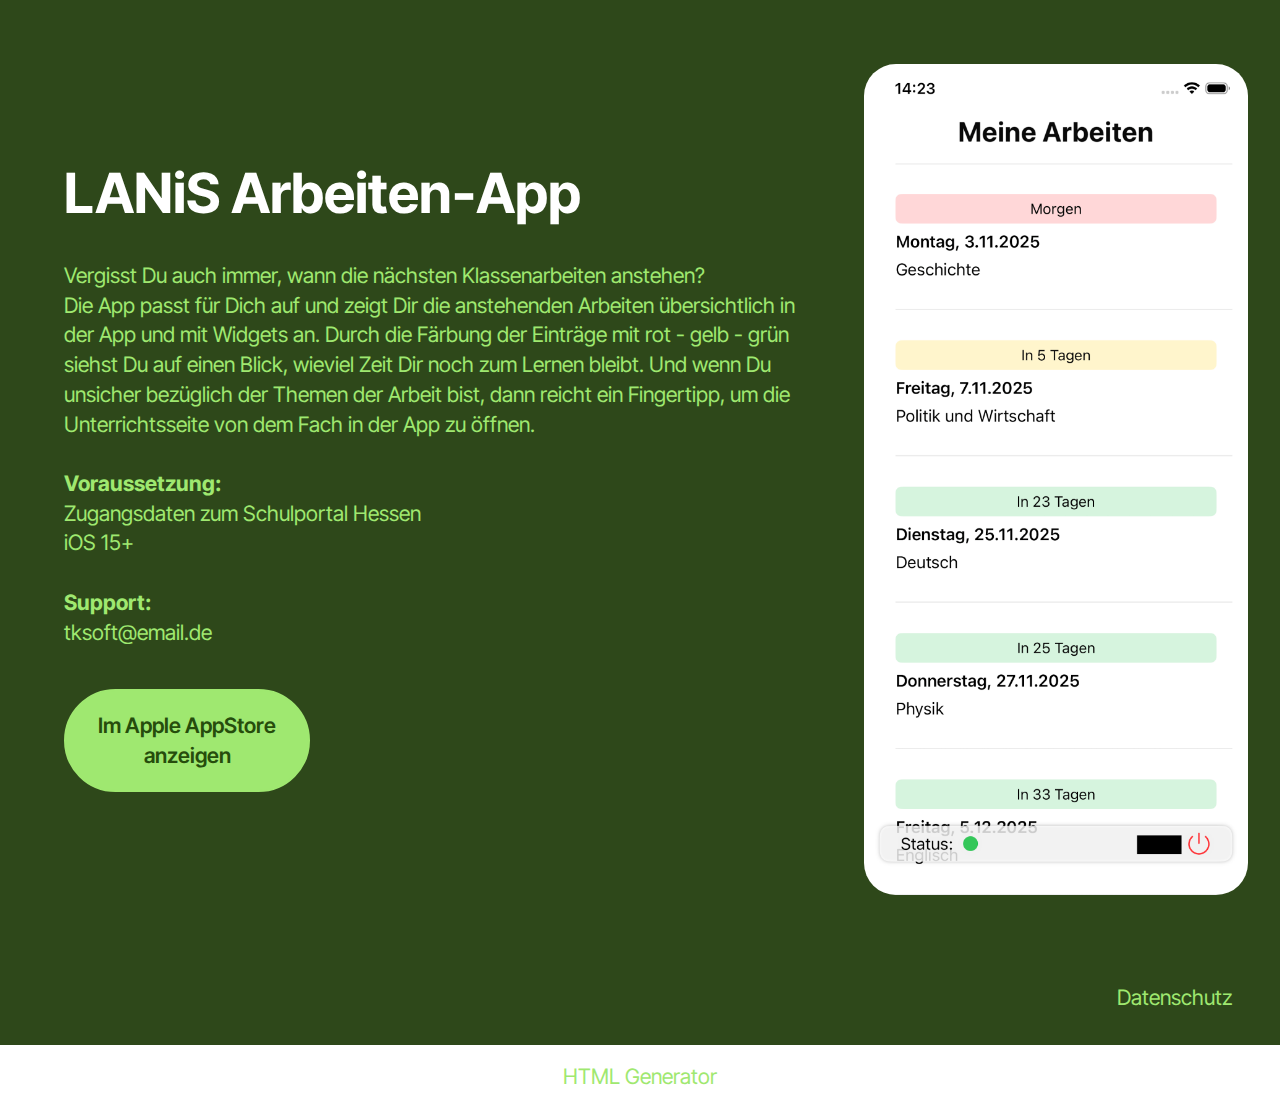
<file: index.html>
<!DOCTYPE html>
<html  >
<head>
  <!-- Site made with Mobirise Website Builder v6.1.9, https://mobirise.com -->
  <meta charset="UTF-8">
  <meta http-equiv="X-UA-Compatible" content="IE=edge">
  <meta name="generator" content="Mobirise v6.1.9, mobirise.com">
  <meta name="viewport" content="width=device-width, initial-scale=1, minimum-scale=1">
  <link rel="shortcut icon" href="assets/images/logo5.png" type="image/x-icon">
  <meta name="description" content="">
  
  
  <title>Home</title>
  <link rel="stylesheet" href="assets/bootstrap/css/bootstrap.min.css">
  <link rel="stylesheet" href="assets/theme/css/style.css">
  <link rel="preload" href="https://fonts.googleapis.com/css?family=Inter+Tight:100,200,300,400,500,600,700,800,900,100i,200i,300i,400i,500i,600i,700i,800i,900i&display=swap" as="style" onload="this.onload=null;this.rel='stylesheet'">
  <noscript><link rel="stylesheet" href="https://fonts.googleapis.com/css?family=Inter+Tight:100,200,300,400,500,600,700,800,900,100i,200i,300i,400i,500i,600i,700i,800i,900i&display=swap"></noscript>
  <link rel="preload" as="style" href="assets/mobirise/css/mbr-additional.css?v=BKVlAZ"><link rel="stylesheet" href="assets/mobirise/css/mbr-additional.css?v=BKVlAZ" type="text/css">

  
  
  
</head>
<body>
  
  <section data-bs-version="5.1" class="header1 cid-v1qdmsKcwM" id="header01-2">
	

	
	

	<div class="container-fluid">
		<div class="row justify-content-center">
			<div class="col-12 col-md-12 col-lg-4 image-wrapper">
				<img class="w-100" src="assets/images/screenshot-1a-1242x2688.png" alt="LANiS Arbeiten-App">
			</div>
			<div class="col-12 col-lg col-md-12">
				<div class="text-wrapper align-left">
					<h1 class="mbr-section-title mbr-fonts-style mb-4 display-2">
						<strong>LANiS Arbeiten-App</strong></h1>
					<p class="mbr-text mbr-fonts-style mb-4 display-7">Vergisst Du auch immer, wann die nächsten Klassenarbeiten anstehen?<br>Die App passt für Dich auf und zeigt Dir die anstehenden Arbeiten übersichtlich in der App und mit Widgets an. Durch die Färbung der Einträge mit rot - gelb - grün siehst Du auf einen Blick, wieviel Zeit Dir noch zum Lernen bleibt. Und wenn Du unsicher bezüglich der Themen der Arbeit bist, dann reicht ein Fingertipp, um die Unterrichtsseite von dem Fach in der App zu öffnen.<br><br><strong>Voraussetzung:</strong><br>Zugangsdaten zum Schulportal Hessen<br>iOS 15+<br>
                        <br><strong>Support:</strong><br><a href="mailto:tksoft@email.de?subject=Fragen%20zum%20Datenschutz%20der%20LANiS%20Arbeiten-App">
                            tksoft@email.de
                        </a></p>
					<div class="mbr-section-btn mt-3"><a class="btn btn-primary display-7" href="https://mobiri.se">Im Apple AppStore<br>anzeigen<br></a></div>
				</div>
			</div>
		</div>
	</div>
</section>

<section data-bs-version="5.1" class="footer2 cid-v1qOx48FzX" once="footers" id="footer02-5">
    

    
    

    <div class="container">
        <div class="row">
            <div class="col-12 col-lg-6 center mt-2 mb-3">
                
            </div>
            <div class="col-12 col-lg-6 center">
                <div class="row-links mt-2 mb-3">
                    <ul class="row-links-soc">
                        
                        
                        
                        
                    <li class="row-links-soc-item mbr-fonts-style display-7"><a href="datenschutzerklaerung.html" class="text-primary" target="_blank">Datenschutz</a></li></ul>
                </div>
            </div>
        </div>
    </div>
</section><section class="display-7" style="padding: 0;align-items: center;justify-content: center;flex-wrap: wrap;    align-content: center;display: flex;position: relative;height: 4rem;"><a href="https://mobiri.se/" style="flex: 1 1;height: 4rem;position: absolute;width: 100%;z-index: 1;"><img alt="" style="height: 4rem;" src="[data-uri]"></a><p style="margin: 0;text-align: center;" class="display-7">&#8204;</p><a style="z-index:1" href="https://mobirise.com/html-builder.html">HTML Generator</a></section><script src="assets/bootstrap/js/bootstrap.bundle.min.js"></script>  <script src="assets/smoothscroll/smooth-scroll.js"></script>  <script src="assets/ytplayer/index.js"></script>  <script src="assets/theme/js/script.js"></script>  
  
  
</body>
</html>
</file>
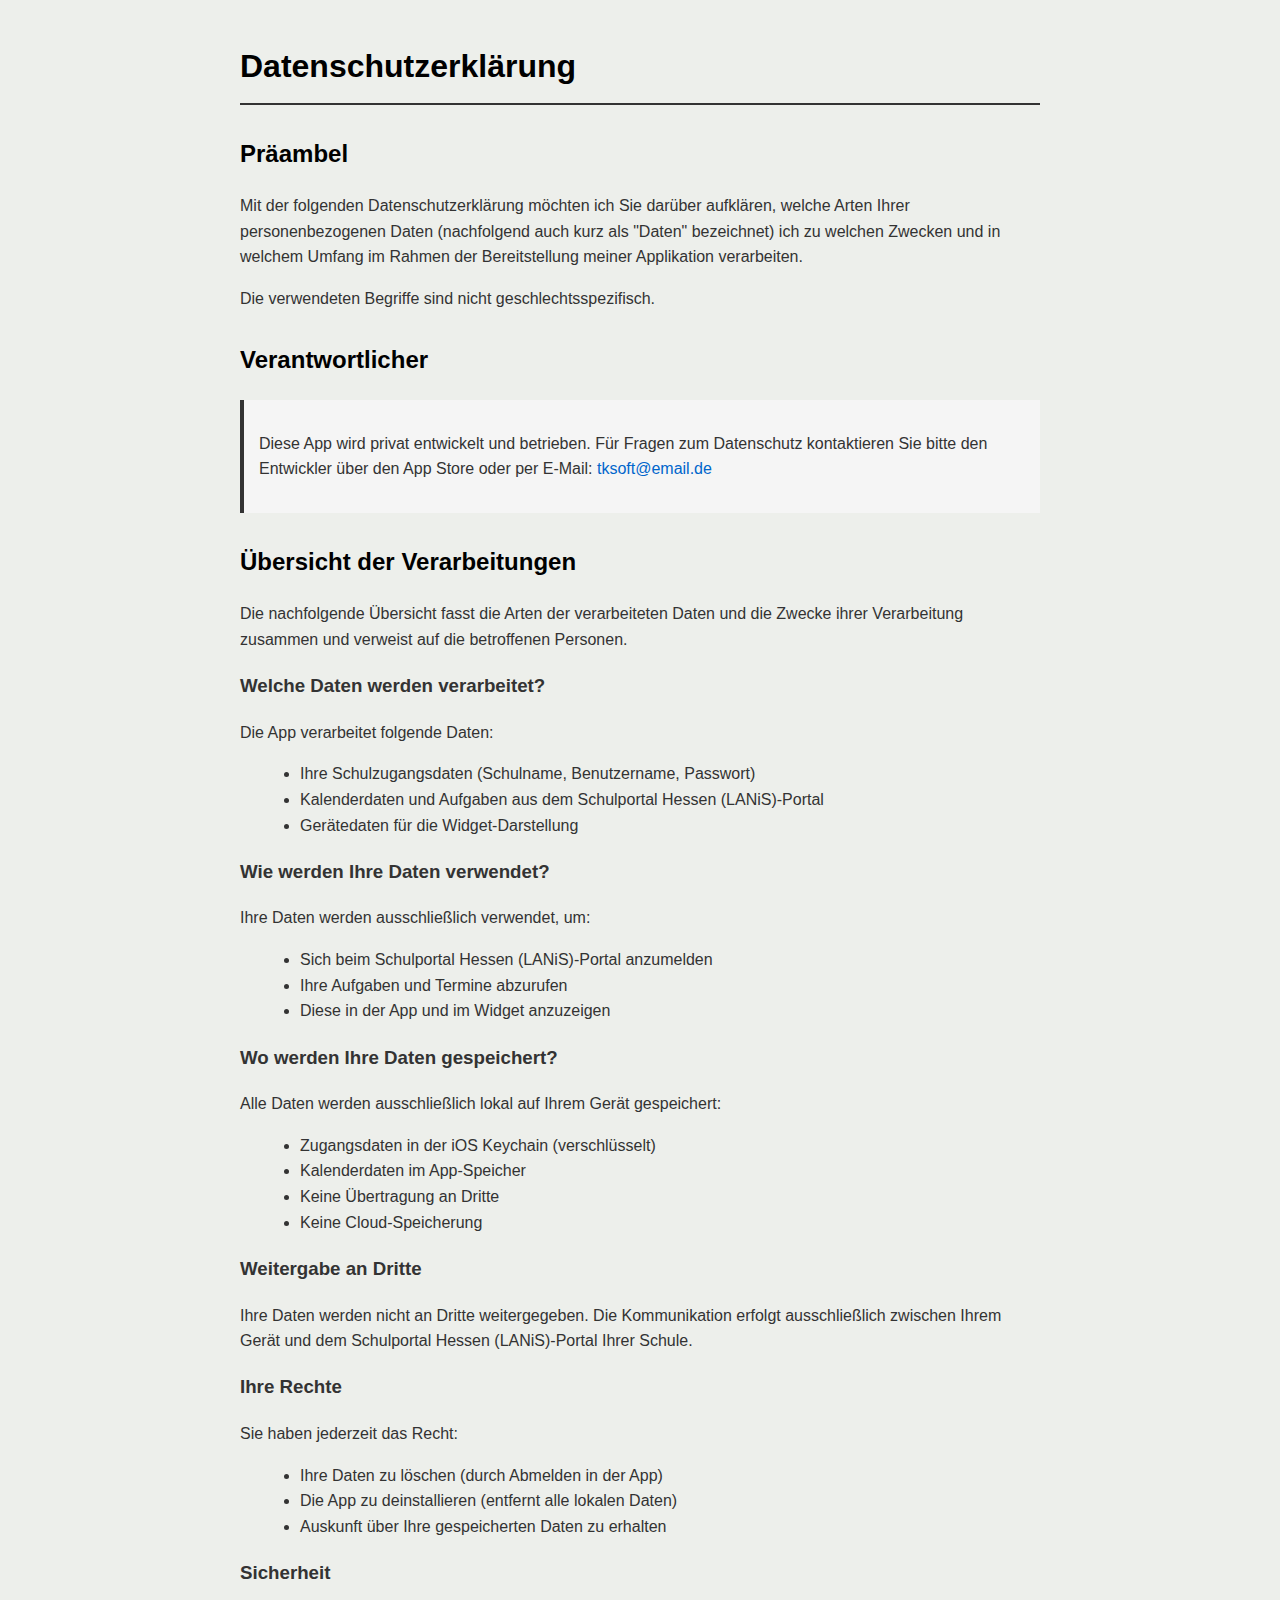
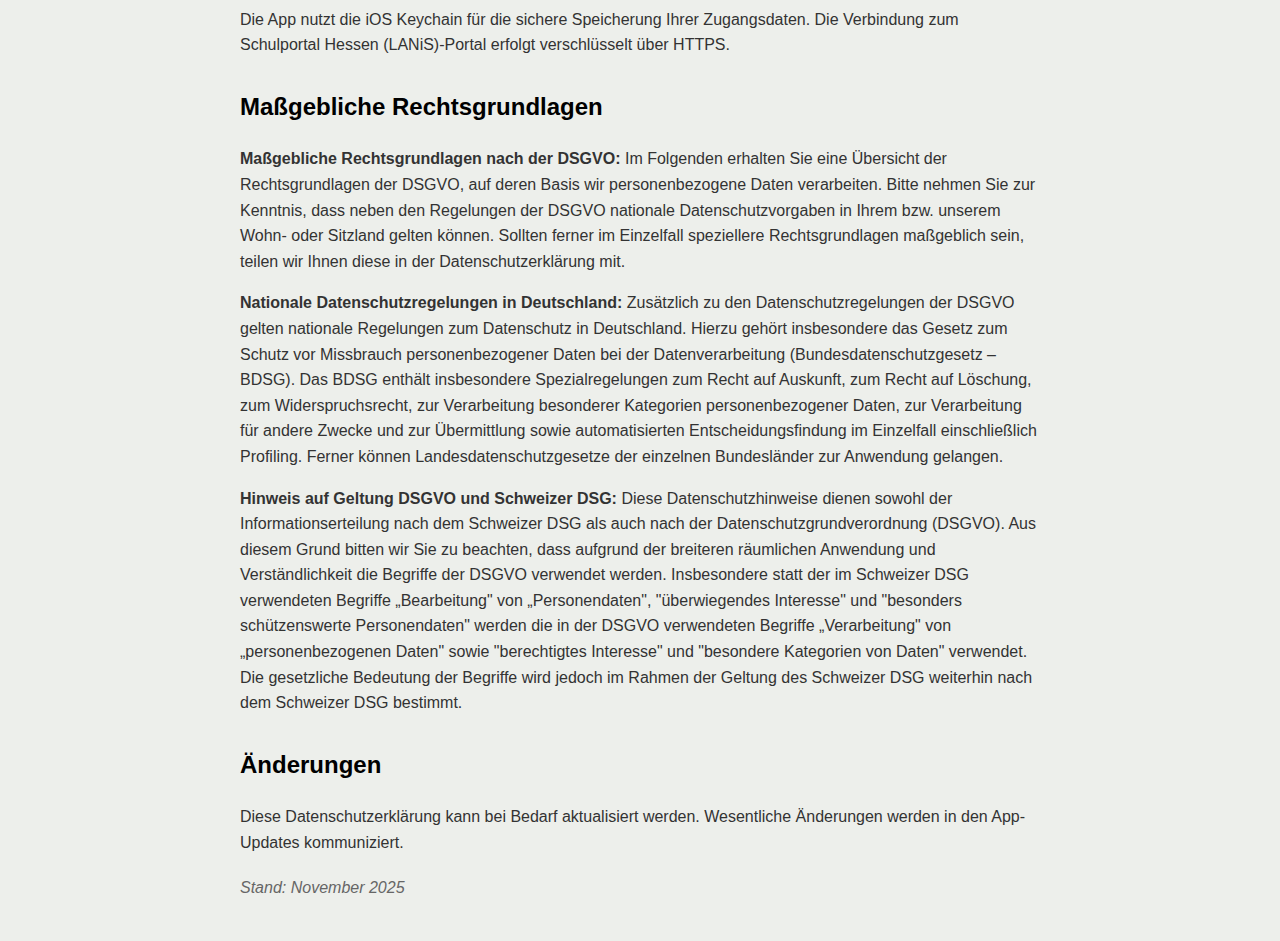
<file: datenschutzerklaerung.html>
<!DOCTYPE html>
<html lang="de">
<head>
    <meta charset="UTF-8">
    <meta name="viewport" content="width=device-width, initial-scale=1.0">
    <title>Datenschutzerklärung</title>
    <style>
        body {
            font-family: Arial, sans-serif;
            line-height: 1.6;
            max-width: 800px;
            margin: 0 auto;
            padding: 20px;
            color: #333;
            background-color: #edefeb;
        }
        h1 {
            color: #000;
            border-bottom: 2px solid #333;
            padding-bottom: 10px;
        }
        h2 {
            color: #000;
            margin-top: 30px;
        }
        .stand {
            font-style: italic;
            color: #666;
            margin: 20px 0;
        }
        ul {
            list-style-type: disc;
            margin-left: 20px;
        }
        a {
            color: #0066cc;
            text-decoration: none;
        }
        a:hover {
            text-decoration: underline;
        }
        .kontakt {
            background-color: #f5f5f5;
            padding: 15px;
            border-left: 4px solid #333;
            margin: 20px 0;
        }
    </style>
</head>
<body>
    <h1>Datenschutzerklärung</h1>
    
    <h2 id="praeambel">Präambel</h2>
    <p>Mit der folgenden Datenschutzerklärung möchten ich Sie darüber aufklären, welche Arten Ihrer personenbezogenen Daten (nachfolgend auch kurz als "Daten" bezeichnet) ich zu welchen Zwecken und in welchem Umfang im Rahmen der Bereitstellung meiner Applikation verarbeiten.</p>
    
    <p>Die verwendeten Begriffe sind nicht geschlechtsspezifisch.</p>
    
    <h2 id="verantwortlicher">Verantwortlicher</h2>
    <div class="kontakt">
        <p>Diese App wird privat entwickelt und betrieben. Für Fragen zum Datenschutz kontaktieren Sie bitte den Entwickler über den App Store oder per E-Mail: <a href="mailto:tksoft@email.de">tksoft@email.de</a></p>
    </div>
    
    <h2 id="verarbeitungen">Übersicht der Verarbeitungen</h2>
    <p>Die nachfolgende Übersicht fasst die Arten der verarbeiteten Daten und die Zwecke ihrer Verarbeitung zusammen und verweist auf die betroffenen Personen.</p>
    
    <h3>Welche Daten werden verarbeitet?</h3>
    <p>Die App verarbeitet folgende Daten:</p>
    <ul>
        <li>Ihre Schulzugangsdaten (Schulname, Benutzername, Passwort)</li>
        <li>Kalenderdaten und Aufgaben aus dem Schulportal Hessen (LANiS)-Portal</li>
        <li>Gerätedaten für die Widget-Darstellung</li>
    </ul>
    
    <h3>Wie werden Ihre Daten verwendet?</h3>
    <p>Ihre Daten werden ausschließlich verwendet, um:</p>
    <ul>
        <li>Sich beim Schulportal Hessen (LANiS)-Portal anzumelden</li>
        <li>Ihre Aufgaben und Termine abzurufen</li>
        <li>Diese in der App und im Widget anzuzeigen</li>
    </ul>
    
    <h3>Wo werden Ihre Daten gespeichert?</h3>
    <p>Alle Daten werden ausschließlich lokal auf Ihrem Gerät gespeichert:</p>
    <ul>
        <li>Zugangsdaten in der iOS Keychain (verschlüsselt)</li>
        <li>Kalenderdaten im App-Speicher</li>
        <li>Keine Übertragung an Dritte</li>
        <li>Keine Cloud-Speicherung</li>
    </ul>
    
    <h3>Weitergabe an Dritte</h3>
    <p>Ihre Daten werden nicht an Dritte weitergegeben. Die Kommunikation erfolgt ausschließlich zwischen Ihrem Gerät und dem Schulportal Hessen (LANiS)-Portal Ihrer Schule.</p>
    
    <h3>Ihre Rechte</h3>
    <p>Sie haben jederzeit das Recht:</p>
    <ul>
        <li>Ihre Daten zu löschen (durch Abmelden in der App)</li>
        <li>Die App zu deinstallieren (entfernt alle lokalen Daten)</li>
        <li>Auskunft über Ihre gespeicherten Daten zu erhalten</li>
    </ul>
    
    <h3>Sicherheit</h3>
    <p>Die App nutzt die iOS Keychain für die sichere Speicherung Ihrer Zugangsdaten. Die Verbindung zum Schulportal Hessen (LANiS)-Portal erfolgt verschlüsselt über HTTPS.</p>
    
    <h2 id="rechtsgrundlagen">Maßgebliche Rechtsgrundlagen</h2>
    
    <p><strong>Maßgebliche Rechtsgrundlagen nach der DSGVO:</strong> Im Folgenden erhalten Sie eine Übersicht der Rechtsgrundlagen der DSGVO, auf deren Basis wir personenbezogene Daten verarbeiten. Bitte nehmen Sie zur Kenntnis, dass neben den Regelungen der DSGVO nationale Datenschutzvorgaben in Ihrem bzw. unserem Wohn- oder Sitzland gelten können. Sollten ferner im Einzelfall speziellere Rechtsgrundlagen maßgeblich sein, teilen wir Ihnen diese in der Datenschutzerklärung mit.</p>
    
    <p><strong>Nationale Datenschutzregelungen in Deutschland:</strong> Zusätzlich zu den Datenschutzregelungen der DSGVO gelten nationale Regelungen zum Datenschutz in Deutschland. Hierzu gehört insbesondere das Gesetz zum Schutz vor Missbrauch personenbezogener Daten bei der Datenverarbeitung (Bundesdatenschutzgesetz – BDSG). Das BDSG enthält insbesondere Spezialregelungen zum Recht auf Auskunft, zum Recht auf Löschung, zum Widerspruchsrecht, zur Verarbeitung besonderer Kategorien personenbezogener Daten, zur Verarbeitung für andere Zwecke und zur Übermittlung sowie automatisierten Entscheidungsfindung im Einzelfall einschließlich Profiling. Ferner können Landesdatenschutzgesetze der einzelnen Bundesländer zur Anwendung gelangen.</p>
    
    <p><strong>Hinweis auf Geltung DSGVO und Schweizer DSG:</strong> Diese Datenschutzhinweise dienen sowohl der Informationserteilung nach dem Schweizer DSG als auch nach der Datenschutzgrundverordnung (DSGVO). Aus diesem Grund bitten wir Sie zu beachten, dass aufgrund der breiteren räumlichen Anwendung und Verständlichkeit die Begriffe der DSGVO verwendet werden. Insbesondere statt der im Schweizer DSG verwendeten Begriffe „Bearbeitung" von „Personendaten", "überwiegendes Interesse" und "besonders schützenswerte Personendaten" werden die in der DSGVO verwendeten Begriffe „Verarbeitung" von „personenbezogenen Daten" sowie "berechtigtes Interesse" und "besondere Kategorien von Daten" verwendet. Die gesetzliche Bedeutung der Begriffe wird jedoch im Rahmen der Geltung des Schweizer DSG weiterhin nach dem Schweizer DSG bestimmt.</p>
    
    <h2 id="aenderungen">Änderungen</h2>
    <p>Diese Datenschutzerklärung kann bei Bedarf aktualisiert werden. Wesentliche Änderungen werden in den App-Updates kommuniziert.</p>
    
    <p class="stand">Stand: November 2025</p>

</body>
</html>
</file>
<file: assets/theme/css/style.css>
@charset "UTF-8";
section {
  background-color: #ffffff;
}

body {
  font-style: normal;
  line-height: 1.5;
  font-weight: 400;
  color: #232323;
  position: relative;
}

button {
  background-color: transparent;
  border-color: transparent;
}

.embla__button,
.carousel-control {
  background-color: #edefea !important;
  opacity: 0.8 !important;
  color: #464845 !important;
  border-color: #edefea !important;
}

.carousel .close,
.modalWindow .close {
  background-color: #edefea !important;
  color: #464845 !important;
  border-color: #edefea !important;
  opacity: 0.8 !important;
}

.carousel .close:hover,
.modalWindow .close:hover {
  opacity: 1 !important;
}

.carousel-indicators li {
  background-color: #edefea !important;
  border: 2px solid #464845 !important;
}

.carousel-indicators li:hover,
.carousel-indicators li:active {
  opacity: 0.8 !important;
}

.embla__button:hover,
.carousel-control:hover {
  background-color: #edefea !important;
  opacity: 1 !important;
}

.modalWindow-video-container {
  height: 80%;
}

section,
.container,
.container-fluid {
  position: relative;
  word-wrap: break-word;
}

a.mbr-iconfont:hover {
  text-decoration: none;
}

.article .lead p,
.article .lead ul,
.article .lead ol,
.article .lead pre,
.article .lead blockquote {
  margin-bottom: 0;
}

a {
  font-style: normal;
  font-weight: 400;
  cursor: pointer;
}
a, a:hover {
  text-decoration: none;
}

.mbr-section-title {
  font-style: normal;
  line-height: 1.3;
}

.mbr-section-subtitle {
  line-height: 1.3;
}

.mbr-text {
  font-style: normal;
  line-height: 1.7;
}

h1,
h2,
h3,
h4,
h5,
h6,
.display-1,
.display-2,
.display-4,
.display-5,
.display-7,
span,
p,
a {
  line-height: 1;
  word-break: break-word;
  word-wrap: break-word;
  font-weight: 400;
}

b,
strong {
  font-weight: bold;
}

input:-webkit-autofill, input:-webkit-autofill:hover, input:-webkit-autofill:focus, input:-webkit-autofill:active {
  transition-delay: 9999s;
  -webkit-transition-property: background-color, color;
  transition-property: background-color, color;
}

textarea[type=hidden] {
  display: none;
}

section {
  background-position: 50% 50%;
  background-repeat: no-repeat;
  background-size: cover;
}
section .mbr-background-video,
section .mbr-background-video-preview {
  position: absolute;
  bottom: 0;
  left: 0;
  right: 0;
  top: 0;
}

.hidden {
  visibility: hidden;
}

.mbr-z-index20 {
  z-index: 20;
}

/*! Base colors */
.mbr-white {
  color: #ffffff;
}

.mbr-black {
  color: #111111;
}

.mbr-bg-white {
  background-color: #ffffff;
}

.mbr-bg-black {
  background-color: #000000;
}

/*! Text-aligns */
.align-left {
  text-align: left;
}

.align-center {
  text-align: center;
}

.align-right {
  text-align: right;
}

/*! Font-weight  */
.mbr-light {
  font-weight: 300;
}

.mbr-regular {
  font-weight: 400;
}

.mbr-semibold {
  font-weight: 500;
}

.mbr-bold {
  font-weight: 700;
}

/*! Media  */
.media-content {
  flex-basis: 100%;
}

.media-container-row {
  display: flex;
  flex-direction: row;
  flex-wrap: wrap;
  justify-content: center;
  align-content: center;
  align-items: start;
}
.media-container-row .media-size-item {
  width: 400px;
}

.media-container-column {
  display: flex;
  flex-direction: column;
  flex-wrap: wrap;
  justify-content: center;
  align-content: center;
  align-items: stretch;
}
.media-container-column > * {
  width: 100%;
}

@media (min-width: 992px) {
  .media-container-row {
    flex-wrap: nowrap;
  }
}
figure {
  margin-bottom: 0;
  overflow: hidden;
}

figure[mbr-media-size] {
  transition: width 0.1s;
}

img,
iframe {
  display: block;
  width: 100%;
}

.card {
  background-color: transparent;
  border: none;
}

.card-box {
  width: 100%;
}

.card-img {
  text-align: center;
  flex-shrink: 0;
  -webkit-flex-shrink: 0;
}

.media {
  max-width: 100%;
  margin: 0 auto;
}

.mbr-figure {
  align-self: center;
}

.media-container > div {
  max-width: 100%;
}

.mbr-figure img,
.card-img img {
  width: 100%;
}

@media (max-width: 991px) {
  .media-size-item {
    width: auto !important;
  }
  .media {
    width: auto;
  }
  .mbr-figure {
    width: 100% !important;
  }
}
/*! Buttons */
.mbr-section-btn {
  margin-left: -0.6rem;
  margin-right: -0.6rem;
  font-size: 0;
}

.btn {
  font-weight: 600;
  border-width: 1px;
  font-style: normal;
  margin: 0.6rem 0.6rem;
  white-space: normal;
  transition: all 0.2s ease-in-out;
  display: inline-flex;
  align-items: center;
  justify-content: center;
  word-break: break-word;
}

.btn-sm {
  font-weight: 600;
  letter-spacing: 0px;
  transition: all 0.3s ease-in-out;
}

.btn-md {
  font-weight: 600;
  letter-spacing: 0px;
  transition: all 0.3s ease-in-out;
}

.btn-lg {
  font-weight: 600;
  letter-spacing: 0px;
  transition: all 0.3s ease-in-out;
}

.btn-form {
  margin: 0;
}
.btn-form:hover {
  cursor: pointer;
}

nav .mbr-section-btn {
  margin-left: 0rem;
  margin-right: 0rem;
}

/*! Btn icon margin */
.btn .mbr-iconfont,
.btn.btn-sm .mbr-iconfont {
  order: 1;
  cursor: pointer;
  margin-left: 0.5rem;
  vertical-align: sub;
}

.btn.btn-md .mbr-iconfont,
.btn.btn-md .mbr-iconfont {
  margin-left: 0.8rem;
}

.mbr-regular {
  font-weight: 400;
}

.mbr-semibold {
  font-weight: 500;
}

.mbr-bold {
  font-weight: 700;
}

[type=submit] {
  -webkit-appearance: none;
}

/*! Full-screen */
.mbr-fullscreen .mbr-overlay {
  min-height: 100vh;
}

.mbr-fullscreen {
  display: flex;
  display: -moz-flex;
  display: -ms-flex;
  display: -o-flex;
  align-items: center;
  min-height: 100vh;
  padding-top: 3rem;
  padding-bottom: 3rem;
}

/*! Map */
.map {
  height: 25rem;
  position: relative;
}
.map iframe {
  width: 100%;
  height: 100%;
}

/*! Scroll to top arrow */
.mbr-arrow-up {
  bottom: 25px;
  right: 90px;
  position: fixed;
  text-align: right;
  z-index: 5000;
  color: #ffffff;
  font-size: 22px;
}

.mbr-arrow-up a {
  background: rgba(0, 0, 0, 0.2);
  border-radius: 50%;
  color: #fff;
  display: inline-block;
  height: 60px;
  width: 60px;
  border: 2px solid #fff;
  outline-style: none !important;
  position: relative;
  text-decoration: none;
  transition: all 0.3s ease-in-out;
  cursor: pointer;
  text-align: center;
}
.mbr-arrow-up a:hover {
  background-color: rgba(0, 0, 0, 0.4);
}
.mbr-arrow-up a i {
  line-height: 60px;
}

.mbr-arrow-up-icon {
  display: block;
  color: #fff;
}

.mbr-arrow-up-icon::before {
  content: "›";
  display: inline-block;
  font-family: serif;
  font-size: 22px;
  line-height: 1;
  font-style: normal;
  position: relative;
  top: 6px;
  left: -4px;
  transform: rotate(-90deg);
}

/*! Arrow Down */
.mbr-arrow {
  position: absolute;
  bottom: 45px;
  left: 50%;
  width: 60px;
  height: 60px;
  cursor: pointer;
  background-color: rgba(80, 80, 80, 0.5);
  border-radius: 50%;
  transform: translateX(-50%);
}
@media (max-width: 767px) {
  .mbr-arrow {
    display: none;
  }
}
.mbr-arrow > a {
  display: inline-block;
  text-decoration: none;
  outline-style: none;
  animation: arrowdown 1.7s ease-in-out infinite;
  color: #ffffff;
}
.mbr-arrow > a > i {
  position: absolute;
  top: -2px;
  left: 15px;
  font-size: 2rem;
}

#scrollToTop a i::before {
  content: "";
  position: absolute;
  display: block;
  border-bottom: 2.5px solid #fff;
  border-left: 2.5px solid #fff;
  width: 27.8%;
  height: 27.8%;
  left: 50%;
  top: 51%;
  transform: translateY(-30%) translateX(-50%) rotate(135deg);
}

@keyframes arrowdown {
  0% {
    transform: translateY(0px);
  }
  50% {
    transform: translateY(-5px);
  }
  100% {
    transform: translateY(0px);
  }
}
@media (max-width: 500px) {
  .mbr-arrow-up {
    left: 0;
    right: 0;
    text-align: center;
  }
}
/*Gradients animation*/
@keyframes gradient-animation {
  from {
    background-position: 0% 100%;
    animation-timing-function: ease-in-out;
  }
  to {
    background-position: 100% 0%;
    animation-timing-function: ease-in-out;
  }
}
.bg-gradient {
  background-size: 200% 200%;
  animation: gradient-animation 5s infinite alternate;
  -webkit-animation: gradient-animation 5s infinite alternate;
}

.menu .navbar-brand {
  display: -webkit-flex;
}
.menu .navbar-brand span {
  display: flex;
  display: -webkit-flex;
}
.menu .navbar-brand .navbar-caption-wrap {
  display: -webkit-flex;
}
.menu .navbar-brand .navbar-logo img {
  display: -webkit-flex;
  width: auto;
}
@media (min-width: 768px) and (max-width: 991px) {
  .menu .navbar-toggleable-sm .navbar-nav {
    display: -ms-flexbox;
  }
}
@media (max-width: 991px) {
  .menu .navbar-collapse {
    max-height: 93.5vh;
  }
  .menu .navbar-collapse.show {
    overflow: auto;
  }
}
@media (min-width: 992px) {
  .menu .navbar-nav.nav-dropdown {
    display: -webkit-flex;
  }
  .menu .navbar-toggleable-sm .navbar-collapse {
    display: -webkit-flex !important;
  }
  .menu .collapsed .navbar-collapse {
    max-height: 93.5vh;
  }
  .menu .collapsed .navbar-collapse.show {
    overflow: auto;
  }
}
@media (max-width: 767px) {
  .menu .navbar-collapse {
    max-height: 80vh;
  }
}

.nav-link .mbr-iconfont {
  margin-right: 0.5rem;
}

.navbar {
  display: -webkit-flex;
  -webkit-flex-wrap: wrap;
  -webkit-align-items: center;
  -webkit-justify-content: space-between;
}

.navbar-collapse {
  -webkit-flex-basis: 100%;
  -webkit-flex-grow: 1;
  -webkit-align-items: center;
}

.nav-dropdown .link {
  padding: 0.667em 1.667em !important;
  margin: 0 !important;
}

.nav {
  display: -webkit-flex;
  -webkit-flex-wrap: wrap;
}

.row {
  display: -webkit-flex;
  -webkit-flex-wrap: wrap;
}

.justify-content-center {
  -webkit-justify-content: center;
}

.form-inline {
  display: -webkit-flex;
}

.card-wrapper {
  -webkit-flex: 1;
}

.carousel-control {
  z-index: 10;
  display: -webkit-flex;
}

.carousel-controls {
  display: -webkit-flex;
}

.media {
  display: -webkit-flex;
}

.form-group:focus {
  outline: none;
}

.jq-selectbox__select {
  padding: 7px 0;
  position: relative;
}

.jq-selectbox__dropdown {
  overflow: hidden;
  border-radius: 10px;
  position: absolute;
  top: 100%;
  left: 0 !important;
  width: 100% !important;
}

.jq-selectbox__trigger-arrow {
  right: 0;
  transform: translateY(-50%);
}

.jq-selectbox li {
  padding: 1.07em 0.5em;
}

input[type=range] {
  padding-left: 0 !important;
  padding-right: 0 !important;
}

.modal-dialog,
.modal-content {
  height: 100%;
}

.modal-dialog .carousel-inner {
  height: calc(100vh - 1.75rem);
}
@media (max-width: 575px) {
  .modal-dialog .carousel-inner {
    height: calc(100vh - 1rem);
  }
}

.carousel-item {
  text-align: center;
}

.carousel-item img {
  margin: auto;
}

.navbar-toggler {
  align-self: flex-start;
  padding: 0.25rem 0.75rem;
  font-size: 1.25rem;
  line-height: 1;
  background: transparent;
  border: 1px solid transparent;
  border-radius: 0.25rem;
}

.navbar-toggler:focus,
.navbar-toggler:hover {
  text-decoration: none;
  box-shadow: none;
}

.navbar-toggler-icon {
  display: inline-block;
  width: 1.5em;
  height: 1.5em;
  vertical-align: middle;
  content: "";
  background: no-repeat center center;
  background-size: 100% 100%;
}

.navbar-toggler-left {
  position: absolute;
  left: 1rem;
}

.navbar-toggler-right {
  position: absolute;
  right: 1rem;
}

.card-img {
  width: auto;
}

.menu .navbar.collapsed:not(.beta-menu) {
  flex-direction: column;
}

.carousel-item.active,
.carousel-item-next,
.carousel-item-prev {
  display: flex;
}

.note-air-layout .dropup .dropdown-menu,
.note-air-layout .navbar-fixed-bottom .dropdown .dropdown-menu {
  bottom: initial !important;
}

html,
body {
  height: auto;
  min-height: 100vh;
}

.dropup .dropdown-toggle::after {
  display: none;
}

.form-asterisk {
  font-family: initial;
  position: absolute;
  top: -2px;
  font-weight: normal;
}

.form-control-label {
  position: relative;
  cursor: pointer;
  margin-bottom: 0.357em;
  padding: 0;
}

.alert {
  color: #ffffff;
  border-radius: 0;
  border: 0;
  font-size: 1.1rem;
  line-height: 1.5;
  margin-bottom: 1.875rem;
  padding: 1.25rem;
  position: relative;
  text-align: center;
}
.alert.alert-form::after {
  background-color: inherit;
  bottom: -7px;
  content: "";
  display: block;
  height: 14px;
  left: 50%;
  margin-left: -7px;
  position: absolute;
  transform: rotate(45deg);
  width: 14px;
}

.form-control {
  background-color: #ffffff;
  background-clip: border-box;
  color: #232323;
  line-height: 1rem !important;
  height: auto;
  padding: 1.2rem 2rem;
  transition: border-color 0.25s ease 0s;
  border: 1px solid transparent !important;
  border-radius: 4px;
  box-shadow: rgba(0, 0, 0, 0.07) 0px 1px 1px 0px, rgba(0, 0, 0, 0.07) 0px 1px 3px 0px, rgba(0, 0, 0, 0.03) 0px 0px 0px 1px;
}
.form-active .form-control:invalid {
  border-color: red;
}

.row > * {
  padding-right: 1rem;
  padding-left: 1rem;
}

form .row {
  margin-left: -0.6rem;
  margin-right: -0.6rem;
}
form .row [class*=col] {
  padding-left: 0.6rem;
  padding-right: 0.6rem;
}

form .mbr-section-btn {
  padding-left: 0.6rem;
  padding-right: 0.6rem;
}

form .form-check-input {
  margin-top: 0.5;
}

textarea.form-control {
  line-height: 1.5rem !important;
}

.form-group {
  margin-bottom: 1.2rem;
}

.form-control,
form .btn {
  min-height: 48px;
}

.gdpr-block label span.textGDPR input[name=gdpr] {
  top: 7px;
}

.form-control:focus {
  box-shadow: none;
}

:focus {
  outline: none;
}

.mbr-overlay {
  background-color: #000;
  bottom: 0;
  left: 0;
  opacity: 0.5;
  position: absolute;
  right: 0;
  top: 0;
  z-index: 0;
  pointer-events: none;
}

blockquote {
  font-style: italic;
  padding: 3rem;
  font-size: 1.09rem;
  position: relative;
  border-left: 3px solid;
}

ul,
ol,
pre,
blockquote {
  margin-bottom: 2.3125rem;
}

.mt-4 {
  margin-top: 2rem !important;
}

.mb-4 {
  margin-bottom: 2rem !important;
}

.container,
.container-fluid {
  padding-left: 16px;
  padding-right: 16px;
}

.row {
  margin-left: -16px;
  margin-right: -16px;
}
.row > [class*=col] {
  padding-left: 16px;
  padding-right: 16px;
}

@media (min-width: 992px) {
  .container-fluid {
    padding-left: 32px;
    padding-right: 32px;
  }
}
@media (max-width: 991px) {
  .mbr-container {
    padding-left: 16px;
    padding-right: 16px;
  }
}
.app-video-wrapper > img {
  opacity: 1;
}

.app-video-wrapper {
  background: transparent;
}

.item {
  position: relative;
}

.dropdown-menu .dropdown-menu {
  left: 100%;
}

.dropdown-item + .dropdown-menu {
  display: none;
}

.dropdown-item:hover + .dropdown-menu,
.dropdown-menu:hover {
  display: block;
}

@media (min-aspect-ratio: 16/9) {
  .mbr-video-foreground {
    height: 300% !important;
    top: -100% !important;
  }
}
@media (max-aspect-ratio: 16/9) {
  .mbr-video-foreground {
    width: 300% !important;
    left: -100% !important;
  }
}.engine {
	position: absolute;
	text-indent: -2400px;
	text-align: center;
	padding: 0;
	top: 0;
	left: -2400px;
}
</file>
<file: assets/mobirise/css/mbr-additional.css>
.btn {
  border-width: 2px;
}
img,
.card-wrap,
.card-wrapper,
.video-wrapper,
.mbr-figure iframe,
.google-map iframe,
.slide-content,
.plan,
.card,
.item-wrapper,
.item-wrapper .mbr-overlay {
  border-radius: 2rem !important;
}
.video-wrapper {
  overflow: hidden;
}
body {
  font-family: Inter Tight;
}
.display-1 {
  font-family: 'Inter Tight', sans-serif;
  font-size: 5rem;
  line-height: 1;
}
.display-1 > .mbr-iconfont {
  font-size: 6.25rem;
}
.display-2 {
  font-family: 'Inter Tight', sans-serif;
  font-size: 4rem;
  line-height: 1;
}
.display-2 > .mbr-iconfont {
  font-size: 5rem;
}
.display-4 {
  font-family: 'Inter Tight', sans-serif;
  font-size: 1.4rem;
  line-height: 1.5;
}
.display-4 > .mbr-iconfont {
  font-size: 1.75rem;
}
.display-5 {
  font-family: 'Inter Tight', sans-serif;
  font-size: 2rem;
  line-height: 1.5;
}
.display-5 > .mbr-iconfont {
  font-size: 2.5rem;
}
.display-7 {
  font-family: 'Inter Tight', sans-serif;
  font-size: 1.4rem;
  line-height: 1.3;
}
.display-7 > .mbr-iconfont {
  font-size: 1.75rem;
}
/* ---- Fluid typography for mobile devices ---- */
/* 1.4 - font scale ratio ( bootstrap == 1.42857 ) */
/* 100vw - current viewport width */
/* (48 - 20)  48 == 48rem == 768px, 20 == 20rem == 320px(minimal supported viewport) */
/* 0.65 - min scale variable, may vary */
@media (max-width: 992px) {
  .display-1 {
    font-size: 4rem;
  }
}
@media (max-width: 768px) {
  .display-1 {
    font-size: 3.5rem;
    font-size: calc( 2.4rem + (5 - 2.4) * ((100vw - 20rem) / (48 - 20)));
    line-height: calc( 1.1 * (2.4rem + (5 - 2.4) * ((100vw - 20rem) / (48 - 20))));
  }
  .display-2 {
    font-size: 3.2rem;
    font-size: calc( 2.05rem + (4 - 2.05) * ((100vw - 20rem) / (48 - 20)));
    line-height: calc( 1.3 * (2.05rem + (4 - 2.05) * ((100vw - 20rem) / (48 - 20))));
  }
  .display-4 {
    font-size: 1.12rem;
    font-size: calc( 1.14rem + (1.4 - 1.14) * ((100vw - 20rem) / (48 - 20)));
    line-height: calc( 1.4 * (1.14rem + (1.4 - 1.14) * ((100vw - 20rem) / (48 - 20))));
  }
  .display-5 {
    font-size: 1.6rem;
    font-size: calc( 1.35rem + (2 - 1.35) * ((100vw - 20rem) / (48 - 20)));
    line-height: calc( 1.4 * (1.35rem + (2 - 1.35) * ((100vw - 20rem) / (48 - 20))));
  }
  .display-7 {
    font-size: 1.12rem;
    font-size: calc( 1.14rem + (1.4 - 1.14) * ((100vw - 20rem) / (48 - 20)));
    line-height: calc( 1.4 * (1.14rem + (1.4 - 1.14) * ((100vw - 20rem) / (48 - 20))));
  }
}
@media (min-width: 992px) and (max-width: 1400px) {
  .display-1 {
    font-size: 3.5rem;
    font-size: calc( 2.4rem + (5 - 2.4) * ((100vw - 62rem) / (87 - 62)));
    line-height: calc( 1.1 * (2.4rem + (5 - 2.4) * ((100vw - 62rem) / (87 - 62))));
  }
  .display-2 {
    font-size: 3.2rem;
    font-size: calc( 2.05rem + (4 - 2.05) * ((100vw - 62rem) / (87 - 62)));
    line-height: calc( 1.3 * (2.05rem + (4 - 2.05) * ((100vw - 62rem) / (87 - 62))));
  }
  .display-4 {
    font-size: 1.12rem;
    font-size: calc( 1.14rem + (1.4 - 1.14) * ((100vw - 62rem) / (87 - 62)));
    line-height: calc( 1.4 * (1.14rem + (1.4 - 1.14) * ((100vw - 62rem) / (87 - 62))));
  }
  .display-5 {
    font-size: 1.6rem;
    font-size: calc( 1.35rem + (2 - 1.35) * ((100vw - 62rem) / (87 - 62)));
    line-height: calc( 1.4 * (1.35rem + (2 - 1.35) * ((100vw - 62rem) / (87 - 62))));
  }
  .display-7 {
    font-size: 1.12rem;
    font-size: calc( 1.14rem + (1.4 - 1.14) * ((100vw - 62rem) / (87 - 62)));
    line-height: calc( 1.4 * (1.14rem + (1.4 - 1.14) * ((100vw - 62rem) / (87 - 62))));
  }
}
/* Buttons */
.btn {
  padding: 1.25rem 2rem;
  border-radius: 4px;
}
@media (max-width: 767px) {
  .btn {
    padding: 0.75rem 1.5rem;
  }
}
.btn-sm {
  padding: 0.6rem 1.2rem;
  border-radius: 4px;
}
.btn-md {
  padding: 0.6rem 1.2rem;
  border-radius: 4px;
}
.btn-lg {
  padding: 1.25rem 2rem;
  border-radius: 4px;
}
.bg-primary {
  background-color: #9fe870 !important;
}
.bg-success {
  background-color: #2e481a !important;
}
.bg-info {
  background-color: #320707 !important;
}
.bg-warning {
  background-color: #a0e2e1 !important;
}
.bg-danger {
  background-color: #ffea64 !important;
}
.btn-primary,
.btn-primary:active {
  background-color: #9fe870 !important;
  border-color: #9fe870 !important;
  color: #264d0c !important;
  box-shadow: none;
}
.btn-primary:hover,
.btn-primary:focus,
.btn-primary.focus,
.btn-primary.active {
  color: inherit;
  background-color: #bcef9c !important;
  border-color: #bcef9c !important;
  box-shadow: none;
}
.btn-primary.disabled,
.btn-primary:disabled {
  color: #264d0c !important;
  background-color: #bcef9c !important;
  border-color: #bcef9c !important;
}
.btn-secondary,
.btn-secondary:active {
  background-color: #ffd7ef !important;
  border-color: #ffd7ef !important;
  color: #d70081 !important;
  box-shadow: none;
}
.btn-secondary:hover,
.btn-secondary:focus,
.btn-secondary.focus,
.btn-secondary.active {
  color: inherit;
  background-color: #ffffff !important;
  border-color: #ffffff !important;
  box-shadow: none;
}
.btn-secondary.disabled,
.btn-secondary:disabled {
  color: #d70081 !important;
  background-color: #ffffff !important;
  border-color: #ffffff !important;
}
.btn-info,
.btn-info:active {
  background-color: #320707 !important;
  border-color: #320707 !important;
  color: #ffffff !important;
  box-shadow: none;
}
.btn-info:hover,
.btn-info:focus,
.btn-info.focus,
.btn-info.active {
  color: inherit;
  background-color: #5f0d0d !important;
  border-color: #5f0d0d !important;
  box-shadow: none;
}
.btn-info.disabled,
.btn-info:disabled {
  color: #ffffff !important;
  background-color: #5f0d0d !important;
  border-color: #5f0d0d !important;
}
.btn-success,
.btn-success:active {
  background-color: #2e481a !important;
  border-color: #2e481a !important;
  color: #ffffff !important;
  box-shadow: none;
}
.btn-success:hover,
.btn-success:focus,
.btn-success.focus,
.btn-success.active {
  color: inherit;
  background-color: #466d28 !important;
  border-color: #466d28 !important;
  box-shadow: none;
}
.btn-success.disabled,
.btn-success:disabled {
  color: #ffffff !important;
  background-color: #466d28 !important;
  border-color: #466d28 !important;
}
.btn-warning,
.btn-warning:active {
  background-color: #a0e2e1 !important;
  border-color: #a0e2e1 !important;
  color: #1f6463 !important;
  box-shadow: none;
}
.btn-warning:hover,
.btn-warning:focus,
.btn-warning.focus,
.btn-warning.active {
  color: inherit;
  background-color: #c7eeed !important;
  border-color: #c7eeed !important;
  box-shadow: none;
}
.btn-warning.disabled,
.btn-warning:disabled {
  color: #1f6463 !important;
  background-color: #c7eeed !important;
  border-color: #c7eeed !important;
}
.btn-danger,
.btn-danger:active {
  background-color: #ffea64 !important;
  border-color: #ffea64 !important;
  color: #645600 !important;
  box-shadow: none;
}
.btn-danger:hover,
.btn-danger:focus,
.btn-danger.focus,
.btn-danger.active {
  color: inherit;
  background-color: #fff197 !important;
  border-color: #fff197 !important;
  box-shadow: none;
}
.btn-danger.disabled,
.btn-danger:disabled {
  color: #645600 !important;
  background-color: #fff197 !important;
  border-color: #fff197 !important;
}
.btn-white,
.btn-white:active {
  background-color: #eff0ec !important;
  border-color: #eff0ec !important;
  color: #757b62 !important;
  box-shadow: none;
}
.btn-white:hover,
.btn-white:focus,
.btn-white.focus,
.btn-white.active {
  color: inherit;
  background-color: #ffffff !important;
  border-color: #ffffff !important;
  box-shadow: none;
}
.btn-white.disabled,
.btn-white:disabled {
  color: #757b62 !important;
  background-color: #ffffff !important;
  border-color: #ffffff !important;
}
.btn-black,
.btn-black:active {
  background-color: #232323 !important;
  border-color: #232323 !important;
  color: #ffffff !important;
  box-shadow: none;
}
.btn-black:hover,
.btn-black:focus,
.btn-black.focus,
.btn-black.active {
  color: inherit;
  background-color: #3d3d3d !important;
  border-color: #3d3d3d !important;
  box-shadow: none;
}
.btn-black.disabled,
.btn-black:disabled {
  color: #ffffff !important;
  background-color: #3d3d3d !important;
  border-color: #3d3d3d !important;
}
.btn-primary-outline,
.btn-primary-outline:active {
  background-color: transparent !important;
  border-color: #9fe870;
  color: #9fe870;
}
.btn-primary-outline:hover,
.btn-primary-outline:focus,
.btn-primary-outline.focus,
.btn-primary-outline.active {
  color: #6ddc25 !important;
  background-color: transparent !important;
  border-color: #6ddc25 !important;
  box-shadow: none !important;
}
.btn-primary-outline.disabled,
.btn-primary-outline:disabled {
  color: #264d0c !important;
  background-color: #9fe870 !important;
  border-color: #9fe870 !important;
}
.btn-secondary-outline,
.btn-secondary-outline:active {
  background-color: transparent !important;
  border-color: #ffd7ef;
  color: #ffd7ef;
}
.btn-secondary-outline:hover,
.btn-secondary-outline:focus,
.btn-secondary-outline.focus,
.btn-secondary-outline.active {
  color: #ff80cc !important;
  background-color: transparent !important;
  border-color: #ff80cc !important;
  box-shadow: none !important;
}
.btn-secondary-outline.disabled,
.btn-secondary-outline:disabled {
  color: #d70081 !important;
  background-color: #ffd7ef !important;
  border-color: #ffd7ef !important;
}
.btn-info-outline,
.btn-info-outline:active {
  background-color: transparent !important;
  border-color: #320707;
  color: #320707;
}
.btn-info-outline:hover,
.btn-info-outline:focus,
.btn-info-outline.focus,
.btn-info-outline.active {
  color: #000000 !important;
  background-color: transparent !important;
  border-color: #000000 !important;
  box-shadow: none !important;
}
.btn-info-outline.disabled,
.btn-info-outline:disabled {
  color: #ffffff !important;
  background-color: #320707 !important;
  border-color: #320707 !important;
}
.btn-success-outline,
.btn-success-outline:active {
  background-color: transparent !important;
  border-color: #2e481a;
  color: #2e481a;
}
.btn-success-outline:hover,
.btn-success-outline:focus,
.btn-success-outline.focus,
.btn-success-outline.active {
  color: #050803 !important;
  background-color: transparent !important;
  border-color: #050803 !important;
  box-shadow: none !important;
}
.btn-success-outline.disabled,
.btn-success-outline:disabled {
  color: #ffffff !important;
  background-color: #2e481a !important;
  border-color: #2e481a !important;
}
.btn-warning-outline,
.btn-warning-outline:active {
  background-color: transparent !important;
  border-color: #a0e2e1;
  color: #a0e2e1;
}
.btn-warning-outline:hover,
.btn-warning-outline:focus,
.btn-warning-outline.focus,
.btn-warning-outline.active {
  color: #5ececc !important;
  background-color: transparent !important;
  border-color: #5ececc !important;
  box-shadow: none !important;
}
.btn-warning-outline.disabled,
.btn-warning-outline:disabled {
  color: #1f6463 !important;
  background-color: #a0e2e1 !important;
  border-color: #a0e2e1 !important;
}
.btn-danger-outline,
.btn-danger-outline:active {
  background-color: transparent !important;
  border-color: #ffea64;
  color: #ffea64;
}
.btn-danger-outline:hover,
.btn-danger-outline:focus,
.btn-danger-outline.focus,
.btn-danger-outline.active {
  color: #ffde0d !important;
  background-color: transparent !important;
  border-color: #ffde0d !important;
  box-shadow: none !important;
}
.btn-danger-outline.disabled,
.btn-danger-outline:disabled {
  color: #645600 !important;
  background-color: #ffea64 !important;
  border-color: #ffea64 !important;
}
.btn-black-outline,
.btn-black-outline:active {
  background-color: transparent !important;
  border-color: #232323;
  color: #232323;
}
.btn-black-outline:hover,
.btn-black-outline:focus,
.btn-black-outline.focus,
.btn-black-outline.active {
  color: #000000 !important;
  background-color: transparent !important;
  border-color: #000000 !important;
  box-shadow: none !important;
}
.btn-black-outline.disabled,
.btn-black-outline:disabled {
  color: #ffffff !important;
  background-color: #232323 !important;
  border-color: #232323 !important;
}
.btn-white-outline,
.btn-white-outline:active {
  background-color: transparent !important;
  border-color: #fafafa;
  color: #fafafa;
}
.btn-white-outline:hover,
.btn-white-outline:focus,
.btn-white-outline.focus,
.btn-white-outline.active {
  color: #cfcfcf !important;
  background-color: transparent !important;
  border-color: #cfcfcf !important;
  box-shadow: none !important;
}
.btn-white-outline.disabled,
.btn-white-outline:disabled {
  color: #7a7a7a !important;
  background-color: #fafafa !important;
  border-color: #fafafa !important;
}
.text-primary {
  color: #9fe870 !important;
}
.text-secondary {
  color: #ffd7ef !important;
}
.text-success {
  color: #2e481a !important;
}
.text-info {
  color: #320707 !important;
}
.text-warning {
  color: #a0e2e1 !important;
}
.text-danger {
  color: #ffea64 !important;
}
.text-white {
  color: #fafafa !important;
}
.text-black {
  color: #232323 !important;
}
a.text-primary:hover,
a.text-primary:focus,
a.text-primary.active {
  color: #66d022 !important;
}
a.text-secondary:hover,
a.text-secondary:focus,
a.text-secondary.active {
  color: #ff71c6 !important;
}
a.text-success:hover,
a.text-success:focus,
a.text-success.active {
  color: #000000 !important;
}
a.text-info:hover,
a.text-info:focus,
a.text-info.active {
  color: #000000 !important;
}
a.text-warning:hover,
a.text-warning:focus,
a.text-warning.active {
  color: #52cac8 !important;
}
a.text-danger:hover,
a.text-danger:focus,
a.text-danger.active {
  color: #fddb00 !important;
}
a.text-white:hover,
a.text-white:focus,
a.text-white.active {
  color: #c7c7c7 !important;
}
a.text-black:hover,
a.text-black:focus,
a.text-black.active {
  color: #000000 !important;
}
a[class*="text-"]:not(.nav-link):not(.dropdown-item):not([role]):not(.navbar-caption) {
  position: relative;
  background-image: transparent;
  background-size: 10000px 2px;
  background-repeat: no-repeat;
  background-position: 0px 1.2em;
  background-position: -10000px 1.2em;
}
a[class*="text-"]:not(.nav-link):not(.dropdown-item):not([role]):not(.navbar-caption):hover {
  transition: background-position 2s ease-in-out;
  background-image: linear-gradient(currentColor 50%, currentColor 50%);
  background-position: 0px 1.2em;
}
.nav-tabs .nav-link.active {
  color: #9fe870;
}
.nav-tabs .nav-link:not(.active) {
  color: #232323;
}
.alert-success {
  background-color: #70c770;
}
.alert-info {
  background-color: #320707;
}
.alert-warning {
  background-color: #a0e2e1;
}
.alert-danger {
  background-color: #ffea64;
}
.mbr-section-btn .btn:not(.btn-form) {
  border-radius: 100px;
}
.mbr-gallery-filter li a {
  border-radius: 100px !important;
}
.mbr-gallery-filter li.active .btn {
  background-color: #9fe870;
  border-color: #9fe870;
  color: #306310;
}
.mbr-gallery-filter li.active .btn:focus {
  box-shadow: none;
}
.nav-tabs .nav-link {
  border-radius: 100px !important;
}
a,
a:hover {
  color: #9fe870;
}
.mbr-plan-header.bg-primary .mbr-plan-subtitle,
.mbr-plan-header.bg-primary .mbr-plan-price-desc {
  color: #ffffff;
}
.mbr-plan-header.bg-success .mbr-plan-subtitle,
.mbr-plan-header.bg-success .mbr-plan-price-desc {
  color: #9ecf79;
}
.mbr-plan-header.bg-info .mbr-plan-subtitle,
.mbr-plan-header.bg-info .mbr-plan-price-desc {
  color: #f3abab;
}
.mbr-plan-header.bg-warning .mbr-plan-subtitle,
.mbr-plan-header.bg-warning .mbr-plan-price-desc {
  color: #ffffff;
}
.mbr-plan-header.bg-danger .mbr-plan-subtitle,
.mbr-plan-header.bg-danger .mbr-plan-price-desc {
  color: #ffffff;
}
/* Scroll to top button*/
.scrollToTop_wraper {
  display: none;
}
.form-control {
  font-family: 'Inter Tight', sans-serif;
  font-size: 1.4rem;
  line-height: 1.3;
  font-weight: 400;
  border-radius: 40px !important;
}
.form-control > .mbr-iconfont {
  font-size: 1.75rem;
}
.form-control:hover,
.form-control:focus {
  box-shadow: rgba(0, 0, 0, 0.07) 0px 1px 1px 0px, rgba(0, 0, 0, 0.07) 0px 1px 3px 0px, rgba(0, 0, 0, 0.03) 0px 0px 0px 1px;
  border-color: #9fe870 !important;
}
.form-control:-webkit-input-placeholder {
  font-family: 'Inter Tight', sans-serif;
  font-size: 1.4rem;
  line-height: 1.3;
  font-weight: 400;
}
.form-control:-webkit-input-placeholder > .mbr-iconfont {
  font-size: 1.75rem;
}
blockquote {
  border-color: #9fe870;
}
/* Forms */
.mbr-form .input-group-btn .btn {
  border-radius: 100px !important;
}
.mbr-form .input-group-btn .btn:hover {
  box-shadow: 0 10px 40px 0 rgba(0, 0, 0, 0.2);
}
.mbr-form .input-group-btn button[type="submit"] {
  border-radius: 100px !important;
  padding: 1rem 3rem;
}
.mbr-form .input-group-btn button[type="submit"]:hover {
  box-shadow: 0 10px 40px 0 rgba(0, 0, 0, 0.2);
}
.jq-selectbox li:hover,
.jq-selectbox li.selected {
  background-color: #9fe870;
  color: #000000;
}
.jq-number__spin {
  transition: 0.25s ease;
}
.jq-number__spin:hover {
  border-color: #9fe870;
}
.jq-selectbox .jq-selectbox__trigger-arrow,
.jq-number__spin.minus:after,
.jq-number__spin.plus:after {
  transition: 0.4s;
  border-top-color: #232323;
  border-bottom-color: #232323;
}
.jq-selectbox:hover .jq-selectbox__trigger-arrow,
.jq-number__spin.minus:hover:after,
.jq-number__spin.plus:hover:after {
  border-top-color: #9fe870;
  border-bottom-color: #9fe870;
}
.xdsoft_datetimepicker .xdsoft_calendar td.xdsoft_default,
.xdsoft_datetimepicker .xdsoft_calendar td.xdsoft_current,
.xdsoft_datetimepicker .xdsoft_timepicker .xdsoft_time_box > div > div.xdsoft_current {
  color: #000000 !important;
  background-color: #9fe870 !important;
  box-shadow: none !important;
}
.xdsoft_datetimepicker .xdsoft_calendar td:hover,
.xdsoft_datetimepicker .xdsoft_timepicker .xdsoft_time_box > div > div:hover {
  color: #000000 !important;
  background: #ffd7ef !important;
  box-shadow: none !important;
}
.lazy-bg {
  background-image: none !important;
}
.lazy-placeholder:not(section),
.lazy-none {
  display: block;
  position: relative;
  padding-bottom: 56.25%;
  width: 100%;
  height: auto;
}
iframe.lazy-placeholder,
.lazy-placeholder:after {
  content: '';
  position: absolute;
  width: 200px;
  height: 200px;
  background: transparent no-repeat center;
  background-size: contain;
  top: 50%;
  left: 50%;
  transform: translateX(-50%) translateY(-50%);
  background-image: url("data:image/svg+xml;charset=UTF-8,%3csvg width='32' height='32' viewBox='0 0 64 64' xmlns='http://www.w3.org/2000/svg' stroke='%239fe870' %3e%3cg fill='none' fill-rule='evenodd'%3e%3cg transform='translate(16 16)' stroke-width='2'%3e%3ccircle stroke-opacity='.5' cx='16' cy='16' r='16'/%3e%3cpath d='M32 16c0-9.94-8.06-16-16-16'%3e%3canimateTransform attributeName='transform' type='rotate' from='0 16 16' to='360 16 16' dur='1s' repeatCount='indefinite'/%3e%3c/path%3e%3c/g%3e%3c/g%3e%3c/svg%3e");
}
section.lazy-placeholder:after {
  opacity: 0.5;
}
body {
  overflow-x: hidden;
}
a {
  transition: color 0.6s;
}
@media (max-width: 1400px) {
  .container {
    max-width: 100%;
  }
}
@media (max-width: 1400px) and (min-width: 768px) {
  .container {
    padding-left: 32px;
    padding-right: 32px;
  }
}
@media (max-width: 1400px) and (min-width: 768px) {
  .container-fluid {
    padding-left: 32px;
    padding-right: 32px;
  }
}
@media (max-width: 767px) {
  .container-fluid {
    padding-left: 16px;
    padding-right: 16px;
  }
}
*:focus-visible {
  outline: red solid 2px !important;
  outline-offset: 2px !important;
  transition: outline 0.2s ease-in-out;
}
.cid-v1qdmsKcwM {
  padding-top: 4rem;
  padding-bottom: 4rem;
  background-color: #2e481a;
}
.cid-v1qdmsKcwM .mbr-fallback-image.disabled {
  display: none;
}
.cid-v1qdmsKcwM .mbr-fallback-image {
  display: block;
  background-size: cover;
  background-position: center center;
  width: 100%;
  height: 100%;
  position: absolute;
  top: 0;
}
@media (max-width: 991px) {
  .cid-v1qdmsKcwM .image-wrapper {
    margin-bottom: 1rem;
  }
}
.cid-v1qdmsKcwM .row {
  flex-direction: row-reverse;
}
.cid-v1qdmsKcwM .row {
  align-items: center;
}
@media (max-width: 991px) {
  .cid-v1qdmsKcwM .image-wrapper {
    padding: 1rem;
  }
}
@media (min-width: 992px) {
  .cid-v1qdmsKcwM .text-wrapper {
    padding: 0 2rem;
  }
}
.cid-v1qdmsKcwM .mbr-section-title {
  color: #ffffff;
}
.cid-v1qdmsKcwM .mbr-text,
.cid-v1qdmsKcwM .mbr-section-btn {
  color: #9fe870;
}
.cid-v1qOx48FzX {
  padding-top: 1rem;
  padding-bottom: 1rem;
  background-color: #2e481a;
}
.cid-v1qOx48FzX .mbr-fallback-image.disabled {
  display: none;
}
.cid-v1qOx48FzX .mbr-fallback-image {
  display: block;
  background-size: cover;
  background-position: center center;
  width: 100%;
  height: 100%;
  position: absolute;
  top: 0;
}
.cid-v1qOx48FzX .copyright {
  color: #ffffff;
  text-align: left;
}
.cid-v1qOx48FzX .center {
  display: flex;
  flex-direction: column;
  justify-content: center;
}
@media (max-width: 991px) {
  .cid-v1qOx48FzX .row {
    flex-direction: column-reverse !important;
  }
  .cid-v1qOx48FzX .row .copyright {
    margin: 1rem 0 0 0;
  }
}
.cid-v1qOx48FzX .row-links {
  width: 100%;
  justify-content: center;
}
.cid-v1qOx48FzX .row-links .row-links-soc {
  list-style: none;
  display: flex;
  justify-content: right;
  flex-wrap: wrap;
  padding: 0;
  margin-bottom: 0;
}
@media (max-width: 991px) {
  .cid-v1qOx48FzX .row-links .row-links-soc {
    justify-content: center;
  }
}
.cid-v1qOx48FzX .row-links .row-links-soc li {
  padding: 0 1rem 0rem 1rem;
}
@media (max-width: 767px) {
  .cid-v1qOx48FzX .row-links .row-links-soc li {
    padding: 0 1rem 1rem 1rem;
  }
}
.cid-v1qOx48FzX .row-links .row-links-soc li p {
  margin: 0;
}
@media (max-width: 991px) {
  .cid-v1qOx48FzX .copyright {
    text-align: center;
  }
}
</file>
